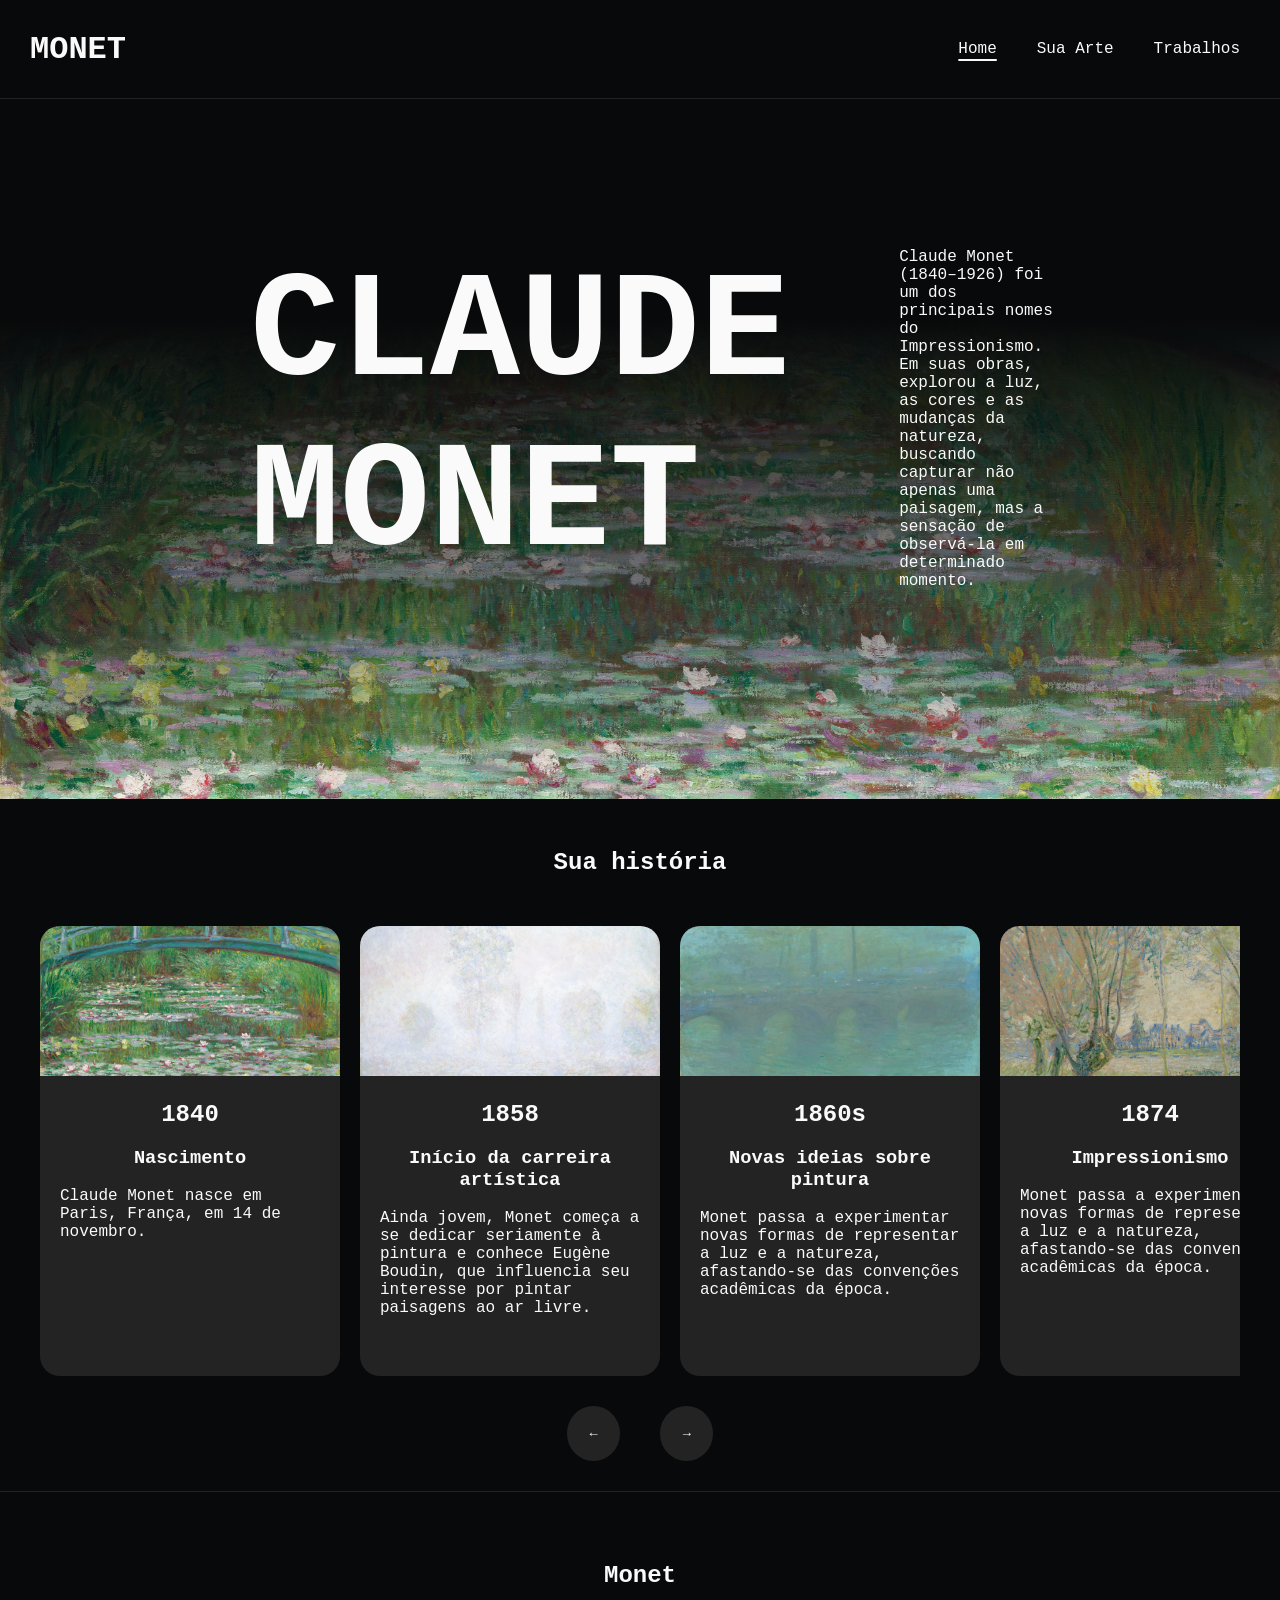
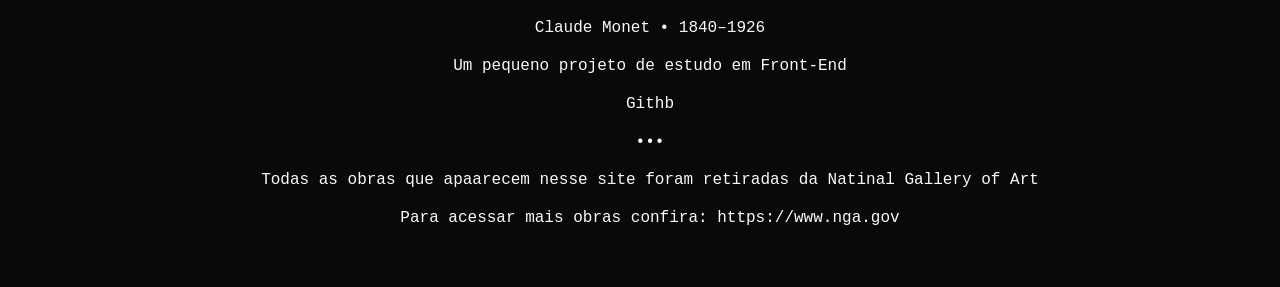
<file: index.html>
<!DOCTYPE html>
<html lang="pt-br">
<head>
    <meta charset="UTF-8">
    <meta name="viewport" content="width=device-width, initial-scale=1.0">
    <link rel="stylesheet" href="./css/style.css">
    <title>MONET</title>
</head>
<body>
    <header>
        <h1>MONET</h1>
        <nav>
            <a class="selecionado" href="index.html">Home</a>
            <a href="arte.html">Sua Arte</a>
            <a href="trabalhos.html">Trabalhos</a>
        </nav>
    </header>
    <main>
        <section id="introducao">
            <div>
                <h1>CLAUDE MONET</h1>
                <p>Claude Monet (1840–1926) foi um dos principais nomes do Impressionismo. Em suas obras, explorou a luz, as cores e as mudanças da natureza, buscando capturar não apenas uma paisagem, mas a sensação de observá-la em determinado momento.</p>            
            </div>
        </section>
        <section id="linha_tempo">
            <h1>Sua história</h1>
            <div class="cards" id="cards">
                <article class="card">
                    <img src="./img/the_japanese_footbridge_1992.9.1.jpg">
                    <div class="info">
                        <h2>1840</h2>
                        <h3>Nascimento</h3>
                        <p>Claude Monet nasce em Paris, França, em 14 de novembro.</p>
                    </div>
                </article>
                <article class="card">
                    <img src="./img/morning_haze_1958.12.1.jpg">
                    <div class="info">
                        <h2>1858</h2>
                        <h3>Início da carreira artística</h3>
                        <p>Ainda jovem, Monet começa a se dedicar seriamente à pintura e conhece Eugène Boudin, que influencia seu interesse por pintar paisagens ao ar livre.</p>
                    </div>
                </article>
                <article class="card">
                    <img src="./img/waterloo_bridge_london_at_dusk_1983.1.27.jpg">
                    <div class="info">
                        <h2>1860s</h2>
                        <h3>Novas ideias sobre pintura</h3>
                        <p>Monet passa a experimentar novas formas de representar a luz e a natureza, afastando-se das convenções acadêmicas da época.</p>
                    </div>
                </article>
                <article class="card">
                    <img src="./img/woman_seated_under_the_willows_1963.10.178.jpg">
                    <div class="info">
                        <h2>1874</h2>
                        <h3>Impressionismo</h3>
                        <p>Monet passa a experimentar novas formas de representar a luz e a natureza, afastando-se das convenções acadêmicas da época.</p>
                    </div>
                </article>
                <article class="card">
                    <img src="./img/ships_riding_on_the_seine_at_rouen_1970.17.43.jpg">
                    <div class="info">
                        <h2>1883</h2>
                        <h3>Giverny</h3>
                        <p>Monet se muda para Giverny, onde cria seu famoso jardim. O local se torna uma de suas principais fontes de inspiração.</p>
                    </div>
                </article>
                <article class="card">
                    <img src="./img/the_seine_at_giverny_1963.10.180.jpg">
                    <div class="info">
                        <h2>1890s</h2>
                        <h3>As grandes séries</h3>
                        <p>Produz algumas de suas séries mais famosas, como Haystacks, Rouen Cathedral e Water Lilies, explorando como a luz transforma uma mesma cena.</p>
                    </div>
                </article>
                <article class="card">
                    <img src="./img/the_artist_s_garden_at_vetheuil_1970.17.45.jpg">
                    <div class="info">
                        <h2>1926</h2>
                        <h3>Fim da vida</h3>
                        <p>Monet morre em Giverny, aos 86 anos, deixando uma das obras mais influentes da história da pintura moderna.</p>
                    </div>
                </article>
            </div>
            <div class="scroll">
                <button id="left" onclick="scrollCards(-1)">←</button>
                <button id="right" onclick="scrollCards(1)">→</button>
            </div>
        </section>
    </main>
    <footer>
        <h2>Monet</h2>
        <p>Claude Monet • 1840–1926</p>
        <p>Um pequeno projeto de estudo em Front-End</p>
        <p>Githb</p>
        <p>•••</p>
        <p>Todas as obras que apaarecem nesse site foram retiradas da Natinal Gallery of Art</p>
        <p>Para acessar mais obras confira: <a>https://www.nga.gov</a></p>
    </footer>
    <script src="./js/script.js"></script>
</body>
</html>
</file>
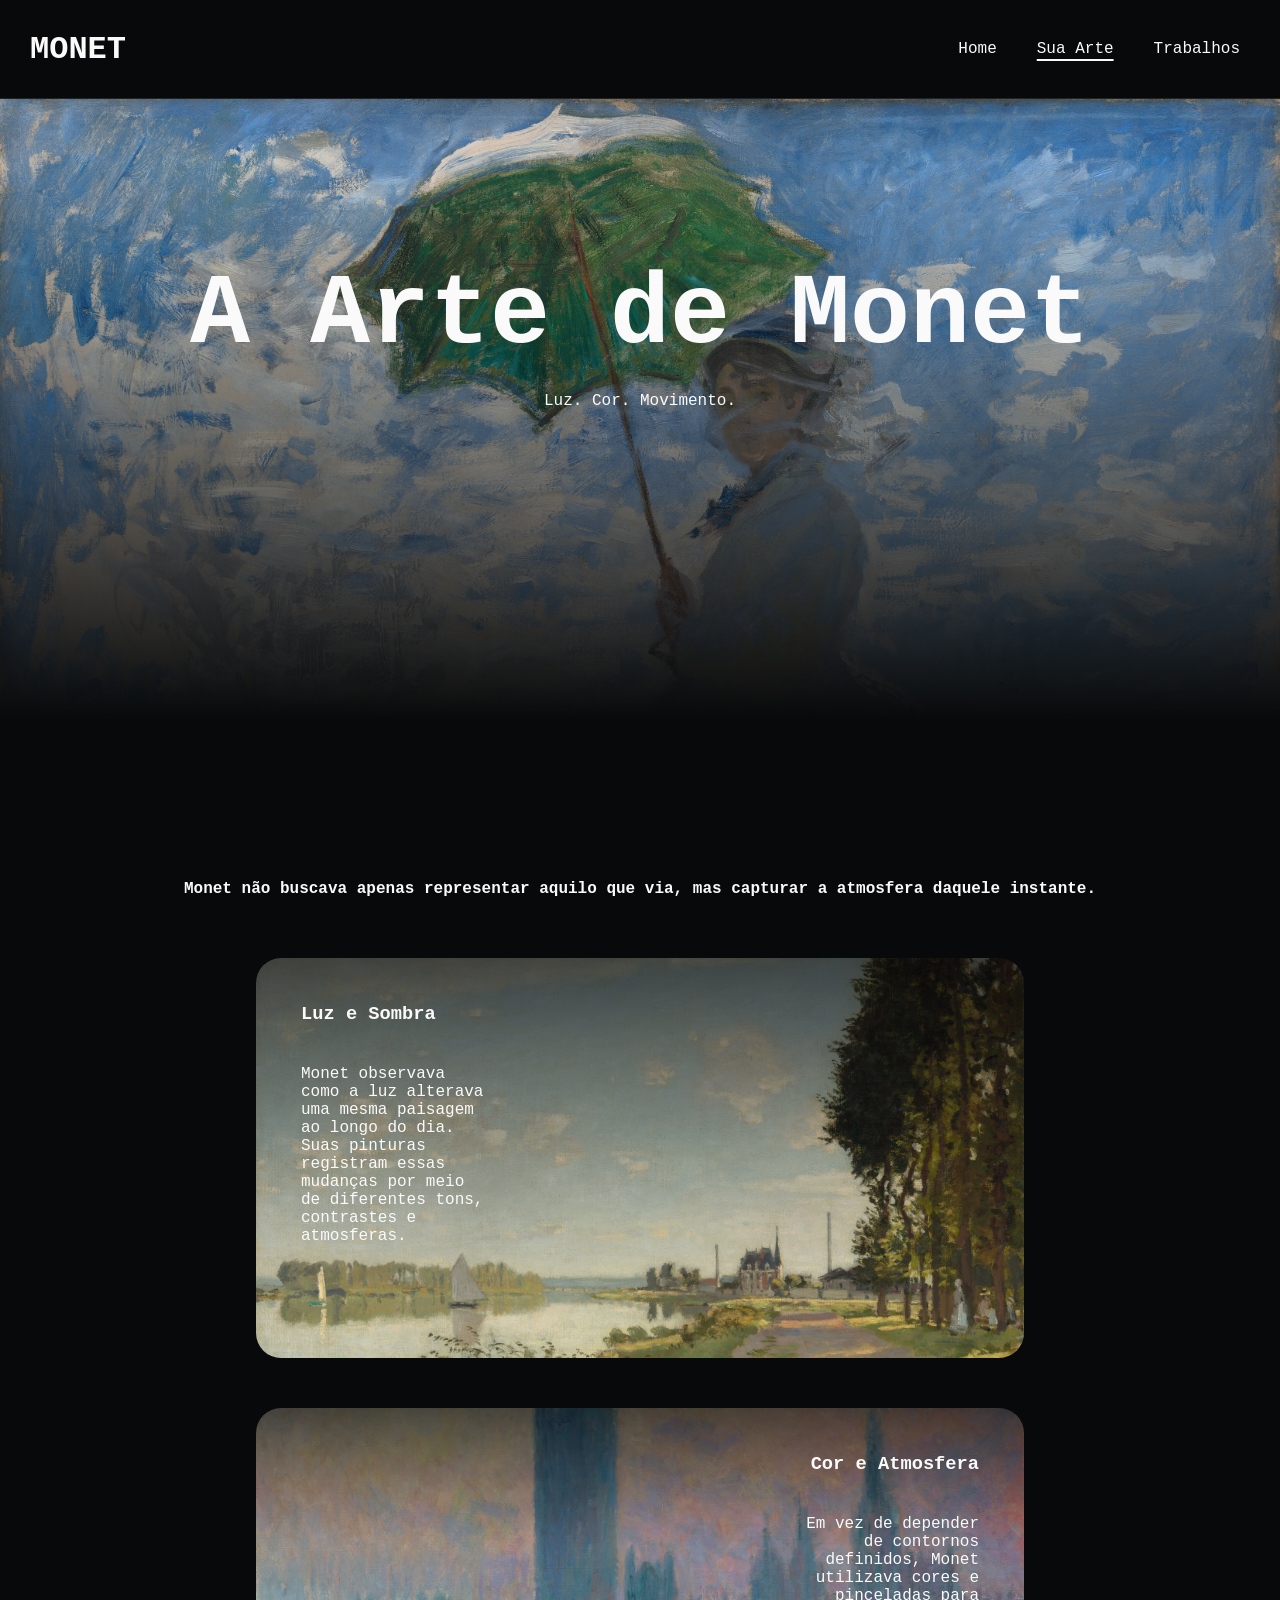
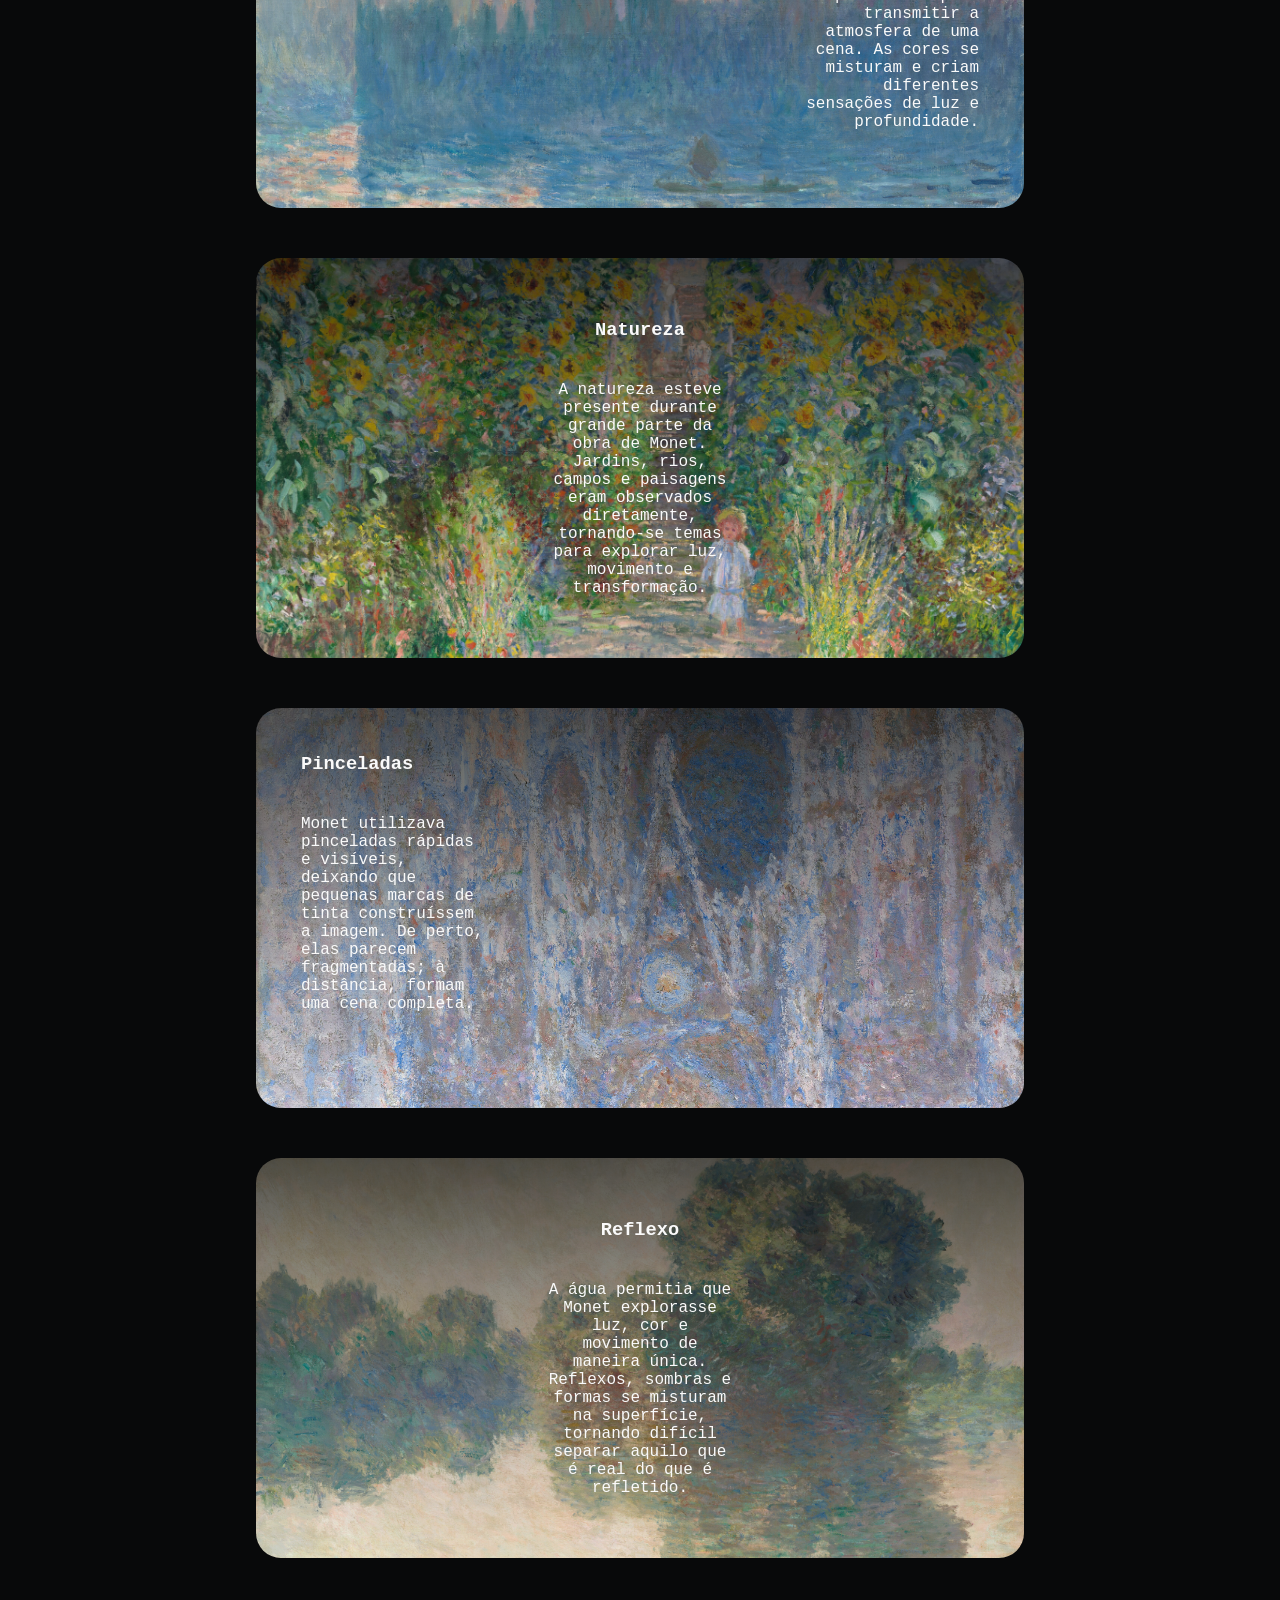
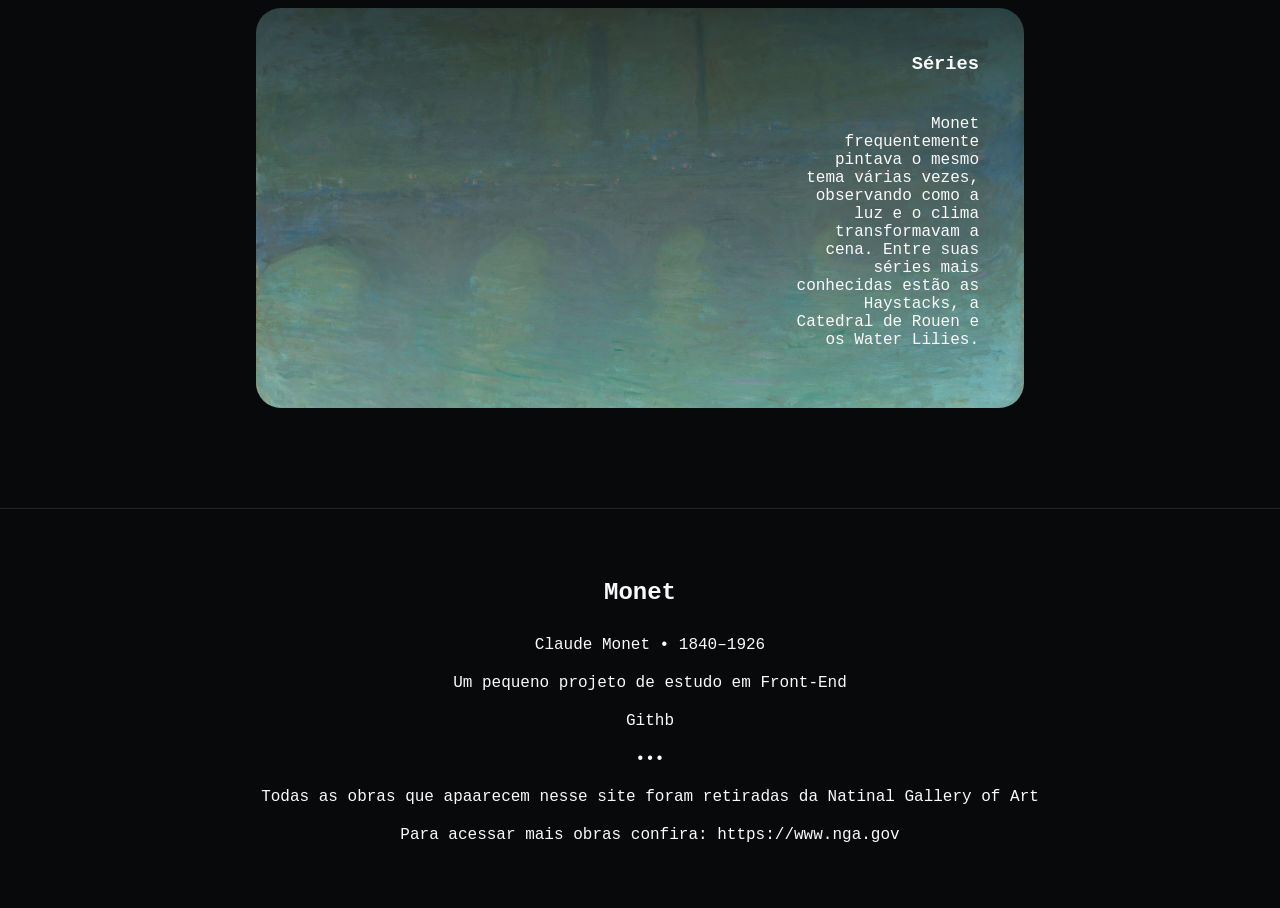
<file: arte.html>
<!DOCTYPE html>
<html lang="pt-br">
<head>
    <meta charset="UTF-8">
    <meta name="viewport" content="width=device-width, initial-scale=1.0">
    <link rel="stylesheet" href="./css/style.css">
    <title>Sua Arte</title>
</head>
<body>
    <header>
        <h1>MONET</h1>
        <nav>
            <a href="index.html">Home</a>
            <a class="selecionado" href="arte.html">Sua Arte</a>
            <a href="trabalhos.html">Trabalhos</a>
        </nav>
    </header>
    <main>
        <section id="arte">
            <h1>A Arte de Monet</h1>
            <p>Luz. Cor. Movimento.</p>
        </section>
        <section id="sobre_sua_arte">
            <h4>Monet não buscava apenas representar aquilo que via, mas capturar a atmosfera daquele instante.</h4>
            <article class="luz_sombra">
                <div class="info_article info_left">
                    <h3>Luz e Sombra</h3>
                    <p>Monet observava como a luz alterava uma mesma paisagem ao longo do dia. Suas pinturas registram essas mudanças por meio de diferentes tons, contrastes e atmosferas.</p>
                </div>
            </article>
            <article class="cor_atmosfera">
                <div class="info_article info_right">
                    <h3>Cor e Atmosfera</h3>
                    <p>Em vez de depender de contornos definidos, Monet utilizava cores e pinceladas para transmitir a atmosfera de uma cena. As cores se misturam e criam diferentes sensações de luz e profundidade.</p>
                </div>
            </article>
            <article class="natureza">
                <div class="info_article info_center">
                    <h3>Natureza</h3>
                    <p>A natureza esteve presente durante grande parte da obra de Monet. Jardins, rios, campos e paisagens eram observados diretamente, tornando-se temas para explorar luz, movimento e transformação.</p>
                </div>
            </article>
            <article class="pinceladas">
                <div class="info_article info_left">
                    <h3>Pinceladas</h3>
                    <p>Monet utilizava pinceladas rápidas e visíveis, deixando que pequenas marcas de tinta construíssem a imagem. De perto, elas parecem fragmentadas; à distância, formam uma cena completa.</p>
                </div>
            </article>
            <article class="reflexo">
                <div class="info_article info_center">
                    <h3>Reflexo</h3>
                    <p>A água permitia que Monet explorasse luz, cor e movimento de maneira única. Reflexos, sombras e formas se misturam na superfície, tornando difícil separar aquilo que é real do que é refletido.</p>
                </div>
            </article>
            <article class="series">
                <div class="info_article info_right">
                    <h3>Séries</h3>
                    <p>Monet frequentemente pintava o mesmo tema várias vezes, observando como a luz e o clima transformavam a cena. Entre suas séries mais conhecidas estão as Haystacks, a Catedral de Rouen e os Water Lilies.</p>
                </div>
            </article>
        </section>
    </main>
    <footer>
        <h2>Monet</h2>
        <p>Claude Monet • 1840–1926</p>
        <p>Um pequeno projeto de estudo em Front-End</p>
        <p>Githb</p>
        <p>•••</p>
        <p>Todas as obras que apaarecem nesse site foram retiradas da Natinal Gallery of Art</p>
        <p>Para acessar mais obras confira: <a>https://www.nga.gov</a></p>
    </footer>
    <script src="./js/script.js"></script>
</body>
</html>
</file>
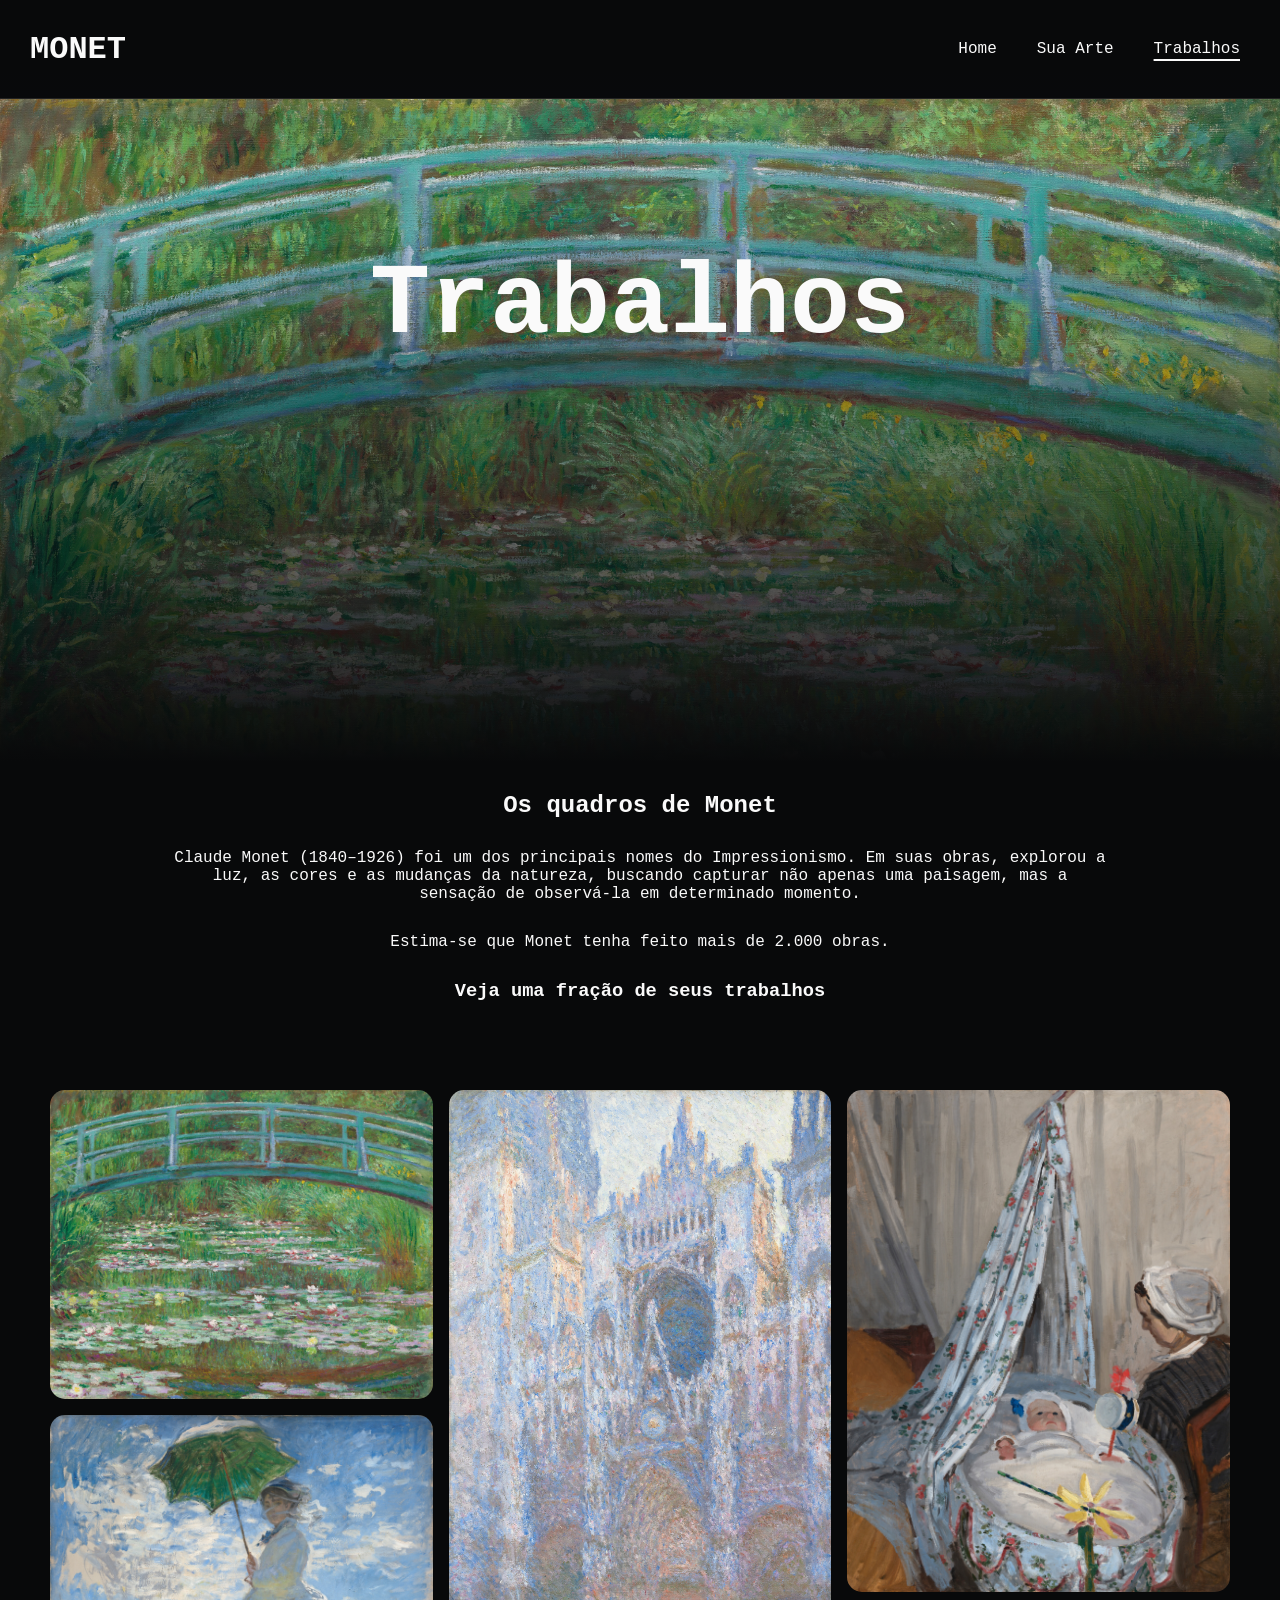
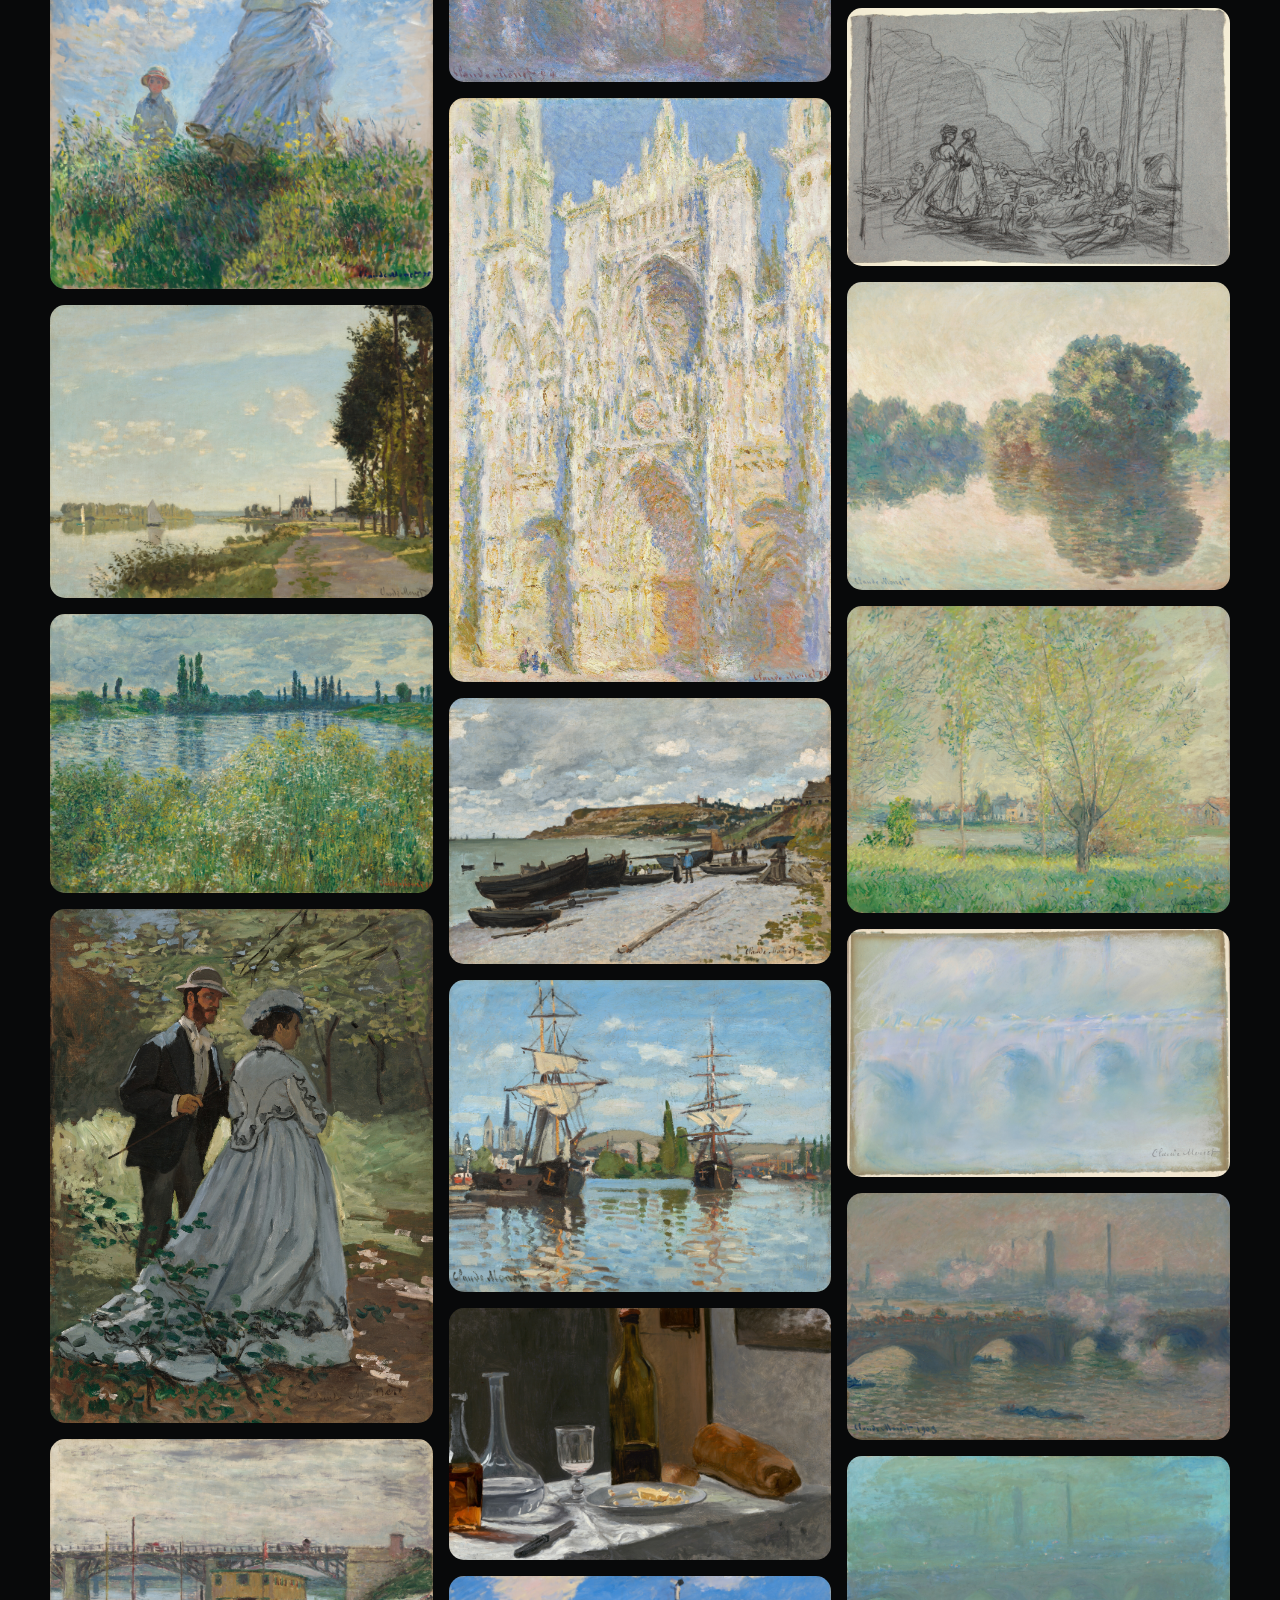
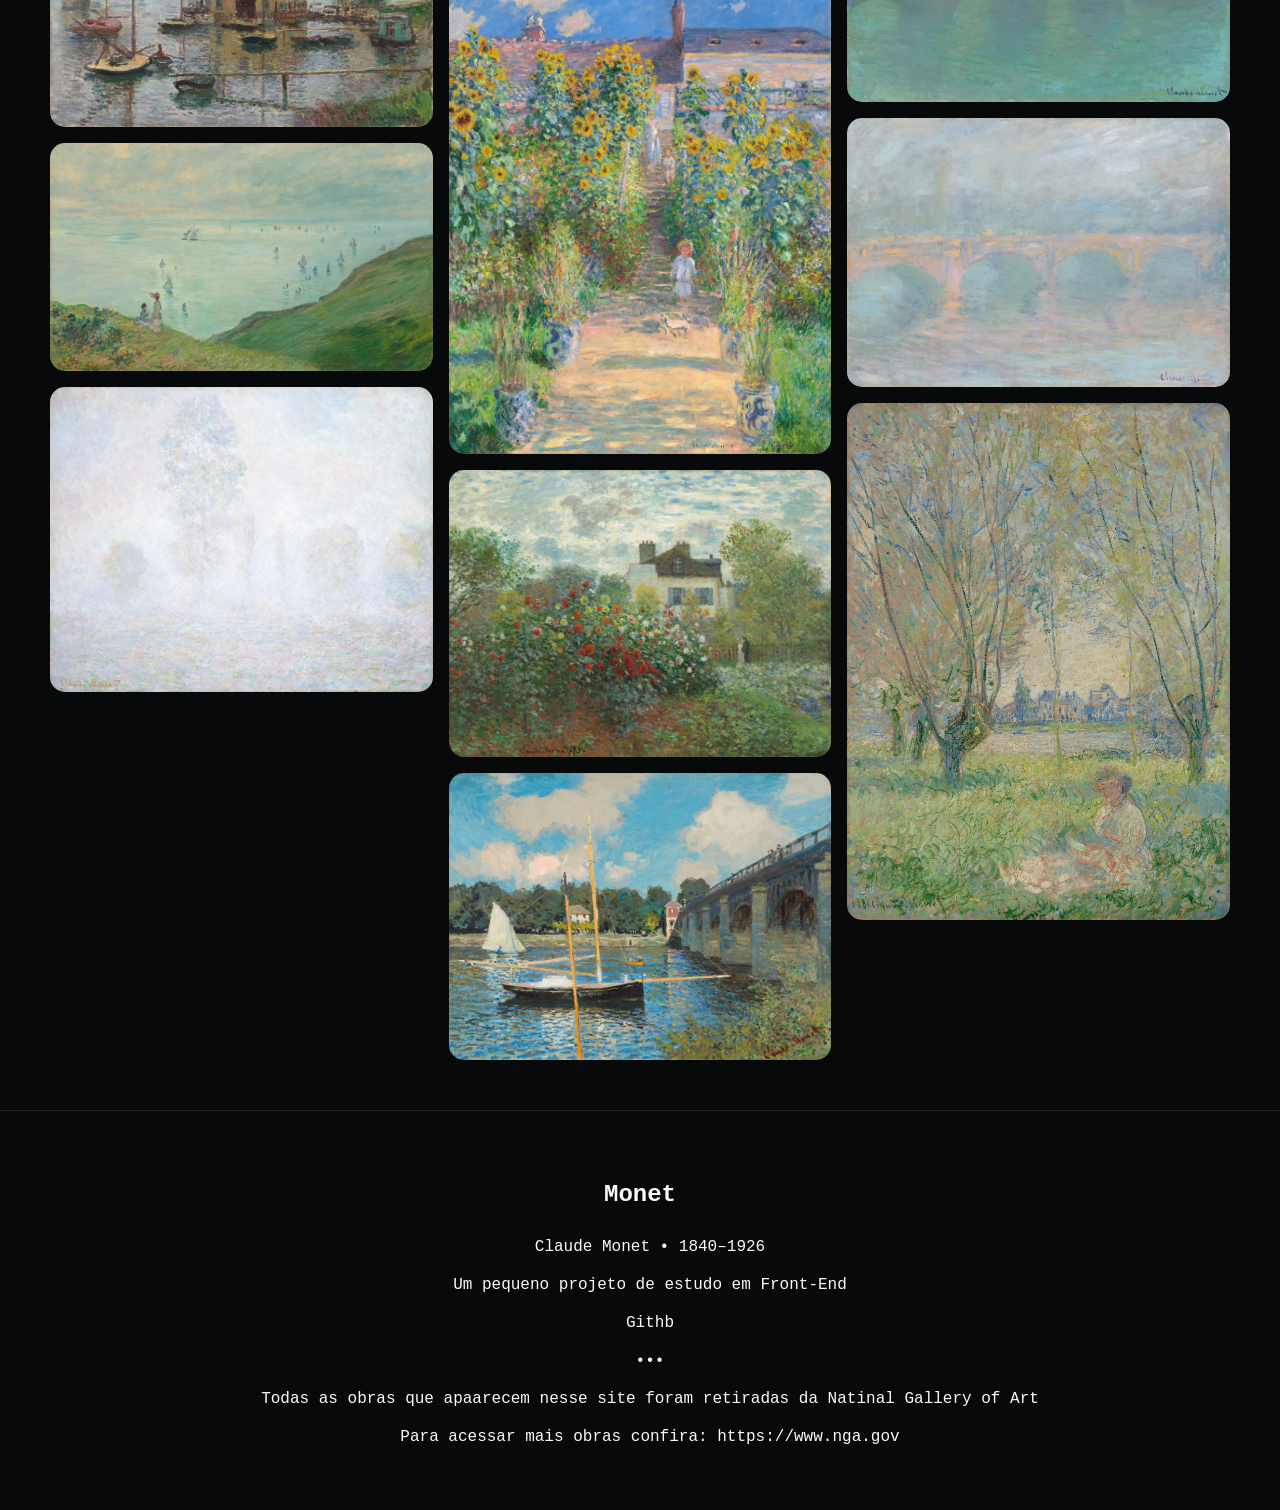
<file: trabalhos.html>
<!DOCTYPE html>
<html lang="pt-br">
<head>
    <meta charset="UTF-8">
    <meta name="viewport" content="width=device-width, initial-scale=1.0">
    <link rel="stylesheet" href="./css/style.css">
    <title>Trabalhos</title>
</head>
<body>
    <header>
        <h1>MONET</h1>
        <nav>
            <a href="index.html">Home</a>
            <a href="arte.html">Sua Arte</a>
            <a class="selecionado" href="trabalhos.html">Trabalhos</a>
        </nav>
    </header>
    <main>
        <section id="trabalhos">
            <h1>Trabalhos</h1>
        </section>
        <section>
            <div class="introducao">
                <h1>Os quadros de Monet</h1>
                <p>Claude Monet (1840–1926) foi um dos principais nomes do Impressionismo. Em suas obras, explorou a luz, as cores e as mudanças da natureza, buscando capturar não apenas uma paisagem, mas a sensação de observá-la em determinado momento.</p>
                <p>Estima-se que Monet tenha feito mais de 2.000 obras.</p>            
                <h3>Veja uma fração de seus trabalhos</h3>
            </div>
            <div id="galeria">
                <img src="./img/the_japanese_footbridge_1992.9.1.jpg">
                <img src="./img/woman_with_a_parasol_-_madame_monet_and_her_son_1983.1.29.jpg">
                <img src="./img/argenteuil_1970.17.42.jpg">
                <img src="./img/banks_of_the_seine_vetheuil_1963.10.177.jpg">
                <img src="./img/bazille_and_camille_study_for_dejeuner_sur_l_herbe_1970.17.41.jpg">
                <img src="./img/bridge_at_argenteuil_on_a_gray_day_1970.17.44.jpg">
                <img src="./img/cliffs_at_pourville_1985.64.27.jpg">
                <img src="./img/morning_haze_1958.12.1.jpg">
                <img src="./img/rouen_cathedral_west_facade_1963.10.49.jpg">
                <img src="./img/rouen_cathedral_west_facade_sunlight_1963.10.179.jpg">
                <img src="./img/sainte-adresse_1990.59.1.jpg">
                <img src="./img/ships_riding_on_the_seine_at_rouen_1970.17.43.jpg">
                <img src="./img/still_life_with_bottle_carafe_bread_and_wine_2014.18.32.jpg">
                <img src="./img/the_artist_s_garden_at_vetheuil_1970.17.45.jpg">
                <img src="./img/the_artist_s_garden_in_argenteuil_a_corner_of_the_garden_with_dahlias_1991.27.1.jpg">
                <img src="./img/the_bridge_at_argenteuil_1983.1.24.jpg">
                <img src="./img/the_cradle_-_camille_with_the_artist_s_son_jean_1983.1.25.jpg">
                <img src="./img/the_luncheon_on_the_grass_1995.47.60.jpg">
                <img src="./img/the_seine_at_giverny_1963.10.180.jpg">
                <img src="./img/the_willows_2015.19.65.jpg">
                <img src="./img/waterloo_bridge_2013.102.2.jpg">
                <img src="./img/waterloo_bridge_gray_day_1963.10.183.jpg">
                <img src="./img/waterloo_bridge_london_at_dusk_1983.1.27.jpg">
                <img src="./img/waterloo_bridge_london_at_sunset_1983.1.28.jpg">
                <img src="./img/woman_seated_under_the_willows_1963.10.178.jpg">
            </div>
        </section>
    </main>
    <footer>
        <h2>Monet</h2>
        <p>Claude Monet • 1840–1926</p>
        <p>Um pequeno projeto de estudo em Front-End</p>
        <p>Githb</p>
        <p>•••</p>
        <p>Todas as obras que apaarecem nesse site foram retiradas da Natinal Gallery of Art</p>
        <p>Para acessar mais obras confira: <a>https://www.nga.gov</a></p>
    </footer>
    <script src="./js/script.js"></script>
</body>
</html>
</file>
<file: css/style.css>
body, section, h1, h2 {
    margin: 0px;
    padding:0px; 

    font-family: 'Courier New', Courier, monospace;
}

h1, h2, h3, h4, p, a {
    color: #fafafa;
}

body {
    background-color: #08090a;

    display: flex;
    flex-direction: column;
}

section {
    align-items: center;
    text-align: center;
}

/*cabeçalho*/

header {
    background: linear-gradient(#08090a 70%, #08090b);

    margin: 0px;
    padding: 20px;

    border-bottom: 1px solid #232323;

    align-items: center;

    display: flex;
    flex-flow: row;
    justify-content: space-between;
}

h1 {
    padding: 10px;
}

nav {
    width: 90%;
    display: flex;
    flex-flow: row;
    justify-content: right;
}

nav a {
    padding: 20px;
    text-decoration: none;
}

.selecionado {
    text-decoration: underline solid #fafafa 2px;
    text-underline-offset: 6px; 
}

/*principal*/

main {
    margin: 0px;
    min-height: 100vh;
    flex: 1
}


/* sessão introdução */

#introducao {
    width: 100%;
    height: 600px;
    background-image: linear-gradient(to top, rgba(0,0,0,0) 1%, #08090a 80%), url("../img/the_japanese_footbridge_1992.9.1.jpg");
    background-size: cover;
    background-position: center;
}

#introducao div {
    margin: 100px 200px;
    
    display: flex;
    flex-flow: row;
    justify-content: space-between;

    align-items: center;
}

#introducao div h1, p {
    padding: 50px;
    text-align: left;
}

#introducao div h1 {
    font-family: monospace;
    font-size: 150px;
}

#introducao div p {
    width: 300px;
}

#linha_tempo {
    align-items: center;

    display: flex;
    flex-flow: column;
}

#linha_tempo h1 {
    padding: 50px;

    align-items: center;
}

.cards {
    width: 1260px;
    max-width: calc(100% - 80px);
    margin: 0 auto;

    display: flex;
    gap: 20px;

    overflow: hidden;
    scroll-behavior: smooth;
}

.card {
    background-color: #232323;

    flex: 0 0 300px;
    height: 450px;

    border-radius: 20px;
    overflow: hidden;
}

.card img {
    width: 100%;
    height: 150px;
    object-fit: cover;
}

.info {
    padding: 20px;
}

.info p {
    margin: 0px;
    padding: 0px;

    text-align: left;
}

.scroll {
    display: flex;
    justify-content: center;

    gap: 40px;

    margin: 30px 0px;
}

.scroll button {
    margin: 0;
    padding: 20px;
    
    background-color: #232323;
    border: 0;
    border-radius: 50%;
    color: #fafafa;
    
    cursor: pointer;
}

/* Sua Arte */

#arte {
    width: 100%;
    background-image: linear-gradient(to bottom, rgba(0,0,0,0) 10%, #08090a 100%), url("../img/woman_with_a_parasol_-_madame_monet_and_her_son_1983.1.29.jpg");
    background-size: cover;
    background-position: top center;

    padding: 150px 0px 300px;

    display: flex;
    flex-flow: column;
    align-items: center;
}

#arte h1 {
    text-align: center;
    font-family: monospace;
    font-size: 100px;
}

#arte p {
    margin: 0px;
    padding: 10px;
    width: 100%;
    text-align: center;
}

#sobre_sua_arte {
    margin-top: 50px;
    padding: 50px 0px;

    display: flex;
    flex-flow: column;
    align-items: center;
    text-align: center;
}

#sobre_sua_arte h4 {
    margin: 50px;
    padding: 10px;
    width: 100%;
    text-align: center;
}

#sobre_sua_arte article {
    width: 60%;
    height: 400px;

    background-color: #232323;

    border-radius: 25px;
    overflow: hidden;

    margin-bottom: 50px;

    display: flex;
}

.info_article {
    padding: 25px;

    width: 30%;

    display: flex;
    flex-flow: column;
}

.info_article h3, p {
    margin: 10px;
    padding: 10px;
}

.luz_sombra {
    background-image: linear-gradient( rgba(0, 0, 0, 0.65), rgba(0, 0, 0, 0.15) 65%, transparent), url("../img/argenteuil_1970.17.42.jpg");
    background-size: cover;
    background-position: center;
}

.cor_atmosfera {
    background-image: linear-gradient( rgba(0, 0, 0, 0.65), rgba(0, 0, 0, 0.15) 35%, transparent), url("../img/the_houses_of_parliament_sunset_1963.10.48.jpg");
    background-size: cover;
    background-position: center;

}

.natureza {
    background-image: linear-gradient( rgba(0, 0, 0, 0.65), rgba(0, 0, 0, 0.15) 60%, transparent), url("../img/the_artist_s_garden_at_vetheuil_1970.17.45.jpg");
    background-size: cover;
    background-position: center;
}

.pinceladas {
    background-image: linear-gradient( rgba(0, 0, 0, 0.65), rgba(0, 0, 0, 0.15) 70%, transparent), url("../img/rouen_cathedral_west_facade_1963.10.49.jpg");
    background-size: cover;
    background-position: center;
}

.reflexo {
    background-image: linear-gradient( rgba(0, 0, 0, 0.65), rgba(0, 0, 0, 0.15) 65%, transparent), url("../img/the_seine_at_giverny_1963.10.180.jpg");
    background-size: cover;
    background-position: center;
}

.series {
    background-image: linear-gradient( rgba(0, 0, 0, 0.65), rgba(0, 0, 0, 0.15) 65%, transparent), url("../img/waterloo_bridge_london_at_dusk_1983.1.27.jpg");
    background-size: cover;
    background-position: center;
}

.info_left {
    margin-right: auto;
    text-align: left;
}

.info_left p {
    text-align: leftt;
}

.info_right {
    margin-left: auto;
    text-align: right;
}

.info_right p {
    text-align: right;
}

.info_center {
    margin: auto;
    align-items: center;
    text-align: center;
}
.info_center p {
    text-align: center;
}

/* Trabalhos */

#trabalhos {
    width: 100%;
    background-image: linear-gradient(to bottom, rgba(0,0,0,0) 20%, #08090a 100%), url("../img/the_japanese_footbridge_1992.9.1.jpg");
    background-size: cover;
    background-position: top center;
}

#trabalhos h1 {
    padding: 150px 0px 400px;
    text-align: center;
    font-family: monospace;
    font-size: 100px;
}

.introducao {
    padding: 20px 150px;
}

.introducao p{
    align-items: center;
    text-align: center;
}

#galeria {
    padding: 50px;

    columns: 5 320px;
    column-gap: 1em;
}

#galeria img {
    max-width: 100%;
    margin-bottom: 1em;
    display: block;
    border-radius: 15px;
}

/*footer*/

footer {
    background-color: #08090a;

    margin: 0px;
    padding: 50px;

    border-top: 1px solid #232323;

    align-items: center;
}

footer h2 {
    padding: 20px;
    text-align: center;
}

footer p {
    margin: 0px;
    padding: 10px;
    width: 100%;
    text-align: center;
}
</file>
